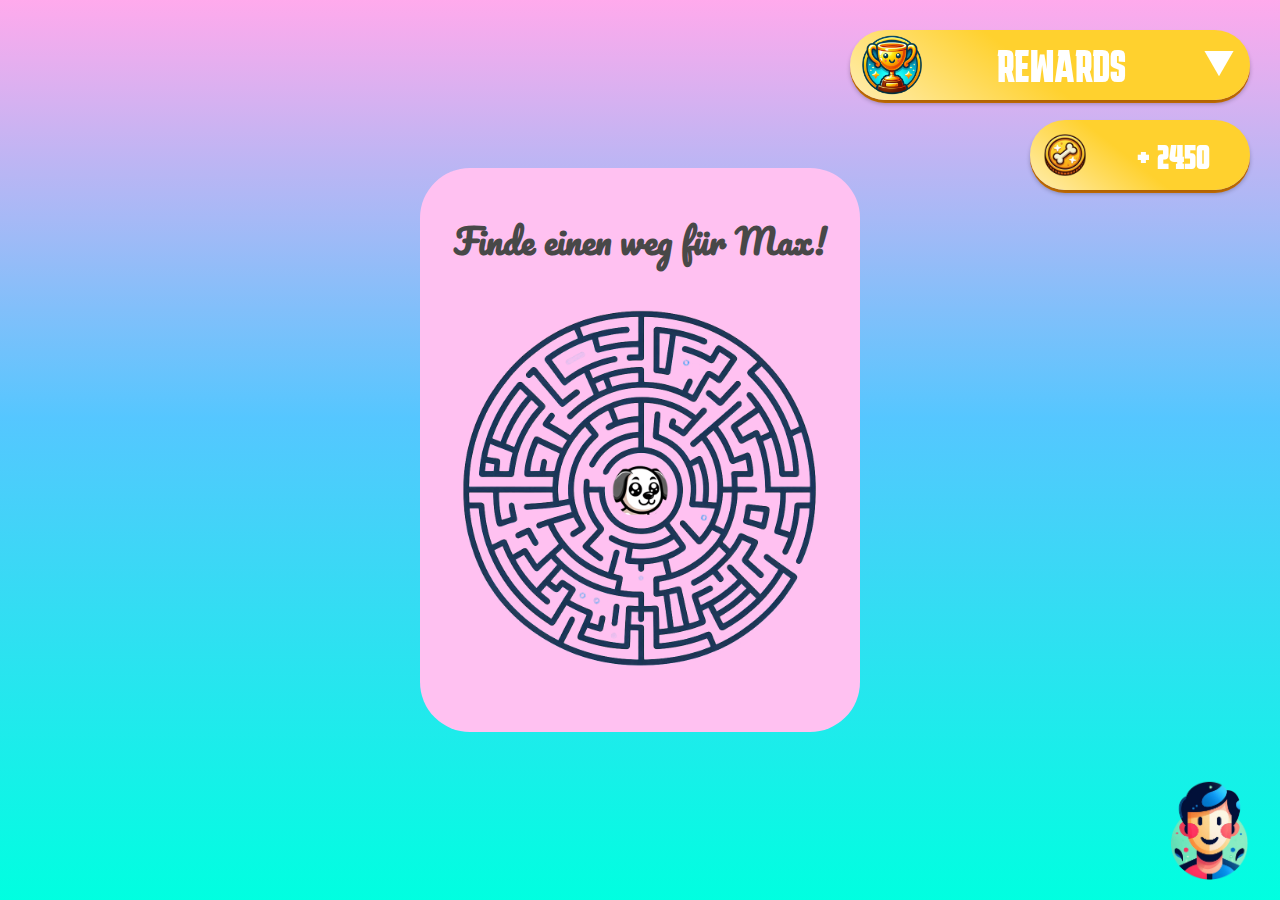
<file: advideotask.html>
<!DOCTYPE html>
<html>

<head>
    <meta charset="utf-8" />
    <link rel="stylesheet" href="styles/style.css" />
    <link rel="stylesheet" href="styles/advideotask.css" />
    <link rel="stylesheet" href="styles/narrator.css" />
    <link href='https://fonts.googleapis.com/css?family=Pacifico' rel='stylesheet'>
    <link href="https://fonts.googleapis.com/css2?family=Karantina:wght@700&display=swap" rel="stylesheet">
    <script type="text/javascript" src="scripts/global.js"></script>
    <script type="text/javascript" src="scripts/advideotask.js"></script>
    <script type="text/javascript" src="scripts/lockscreen.js"></script>
</head>

<body>
    <div id="videoPopup" class="modal">
        <div class="modal-content">
            <span class="close">&times;</span>
                <video id="adVideo" width="100%" ><source type="video/mp4">
                    Your browser does not support the video tag.
                </video>
        </div>
    </div>
    <div class="advideotask-page">
        <div class="centered-div">
            <h1>Finde einen weg für Max!</h1>
            <img src="img/advideotaskLabyrinth.png" alt="Weird Puzzle">
        </div>
    </div>
    <div id="character-container">
        <div id="character-icon">
            <img id="narrator_img" src="img/happy_user_cut.png" alt="narrator">
        </div>
        <div id="speech-bubble" class="hidden">
            
        </div>
    </div>
</body>
</file>
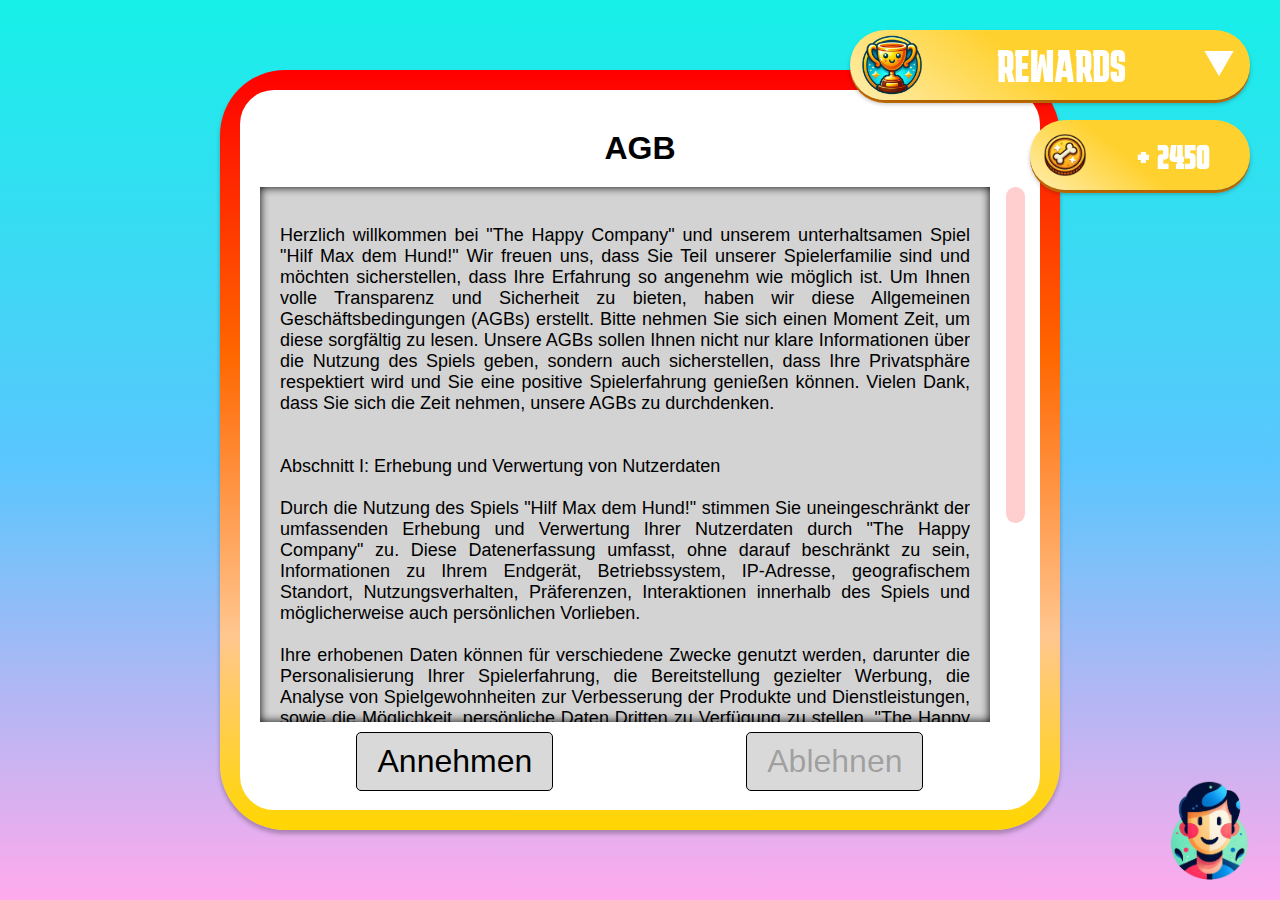
<file: AGB.html>
<!DOCTYPE html>
<html>

<head>
    <meta charset="utf-8" />
    <link rel="stylesheet" href="styles/style.css" />
    <link rel="stylesheet" href="styles/agb.css" />
    <link rel="stylesheet" href="styles/narrator.css" />
    <link href='https://fonts.googleapis.com/css?family=Pacifico' rel='stylesheet'>
    <link href="https://fonts.googleapis.com/css2?family=Karantina:wght@700&display=swap" rel="stylesheet">
    <script type="text/javascript" src="scripts/global.js"></script>
    <script type="text/javascript" src="scripts/agb.js"></script>
    <script type="text/javascript" src="scripts/lockscreen.js"></script>
</head>

<body>
    <div class="AGB-page">
        <div class="AGB-container">
            <div class="AGB-content">
                <h1 class="text-wrapper">AGB</h1>
                <div class="scroll-area">
                    <div class="rectangle-3" id="scroll-container">
                        <p class="lorem-ipsum-dolor">
                            <!-- AGBs Einleitung -->
                            Herzlich willkommen bei "The Happy Company" und unserem unterhaltsamen Spiel "Hilf Max dem
                            Hund!" Wir freuen uns, dass Sie Teil unserer Spielerfamilie sind und möchten sicherstellen,
                            dass Ihre Erfahrung so angenehm wie möglich ist. Um Ihnen volle Transparenz und Sicherheit
                            zu bieten, haben wir diese Allgemeinen Geschäftsbedingungen (AGBs) erstellt. Bitte nehmen
                            Sie sich einen Moment Zeit, um diese sorgfältig zu lesen. Unsere AGBs sollen Ihnen nicht nur
                            klare Informationen über die Nutzung des Spiels geben, sondern auch sicherstellen, dass Ihre
                            Privatsphäre respektiert wird und Sie eine positive Spielerfahrung genießen können. Vielen
                            Dank, dass Sie sich die Zeit nehmen, unsere AGBs zu durchdenken.
                            <br>
                            <br>
                            <br>
                            <!-- AGBs 1. Abschnitt -->
                            Abschnitt I: Erhebung und Verwertung von Nutzerdaten
                            <br>
                            <br>
                            Durch die Nutzung des Spiels "Hilf Max dem Hund!" stimmen Sie uneingeschränkt der
                            umfassenden Erhebung und Verwertung Ihrer Nutzerdaten durch "The Happy Company" zu. Diese
                            Datenerfassung umfasst, ohne darauf beschränkt zu sein, Informationen zu Ihrem Endgerät,
                            Betriebssystem, IP-Adresse, geografischem Standort, Nutzungsverhalten, Präferenzen,
                            Interaktionen innerhalb des Spiels und möglicherweise auch persönlichen Vorlieben.
                            <br>
                            <br>
                            Ihre erhobenen Daten können für verschiedene Zwecke genutzt werden, darunter die
                            Personalisierung Ihrer Spielerfahrung, die Bereitstellung gezielter Werbung, die Analyse von
                            Spielgewohnheiten zur Verbesserung der Produkte und Dienstleistungen, sowie die Möglichkeit,
                            persönliche Daten Dritten zu Verfügung zu stellen. "The Happy Company" behält sich das Recht
                            vor, Daten an strategische Partner, Werbetreibende, Drittanbieter und verbundene Unternehmen
                            zu verkaufen oder weiterzugeben.
                            <br>
                            <br>
                            Diese Weitergabe kann in unterschiedlichen Formen erfolgen, einschließlich, aber nicht
                            beschränkt auf, statistische Auswertungen, Nutzerprofile oder aggregierte Daten. Wir
                            betonen, dass diese Datenweitergabe stets im Einklang mit geltenden Datenschutzgesetzen
                            erfolgt, und Sie können jederzeit Ihre Zustimmung zu bestimmten
                            Datenverarbeitungsaktivitäten widerrufen.
                            <br>
                            <br>
                            Bitte lesen Sie diese Bestimmungen sorgfältig durch und bedenken Sie, dass durch die
                            fortgesetzte Nutzung des Spiels Ihr Einverständnis mit diesen weitreichenden Erhebungs- und
                            Verwertungspraktiken ausdrücklich erklärt wird.
                            <br>
                            <br>
                        </p>
                    </div>
                    <div class="rectangle-2" id="custom-scrollbar"></div>
                </div>
                <div class="button-container">
                    <button onclick="location.href='formular.html';" class="button accept">
                        <div class="text-wrapper-2">Annehmen</div>
                    </button>
                    <button disabled class="button decline">
                        <div class="text-wrapper-3">Ablehnen</div>
                    </button>
                </div>
            </div>
        </div>
    </div>
    <div id="character-container">
        <div id="character-icon">
            <img id="narrator_img" src="img/happy_user_cut.png" alt="narrator">
        </div>
        <div id="speech-bubble" class="hidden">
            
        </div>
    </div>
</body>

</html>
</file>
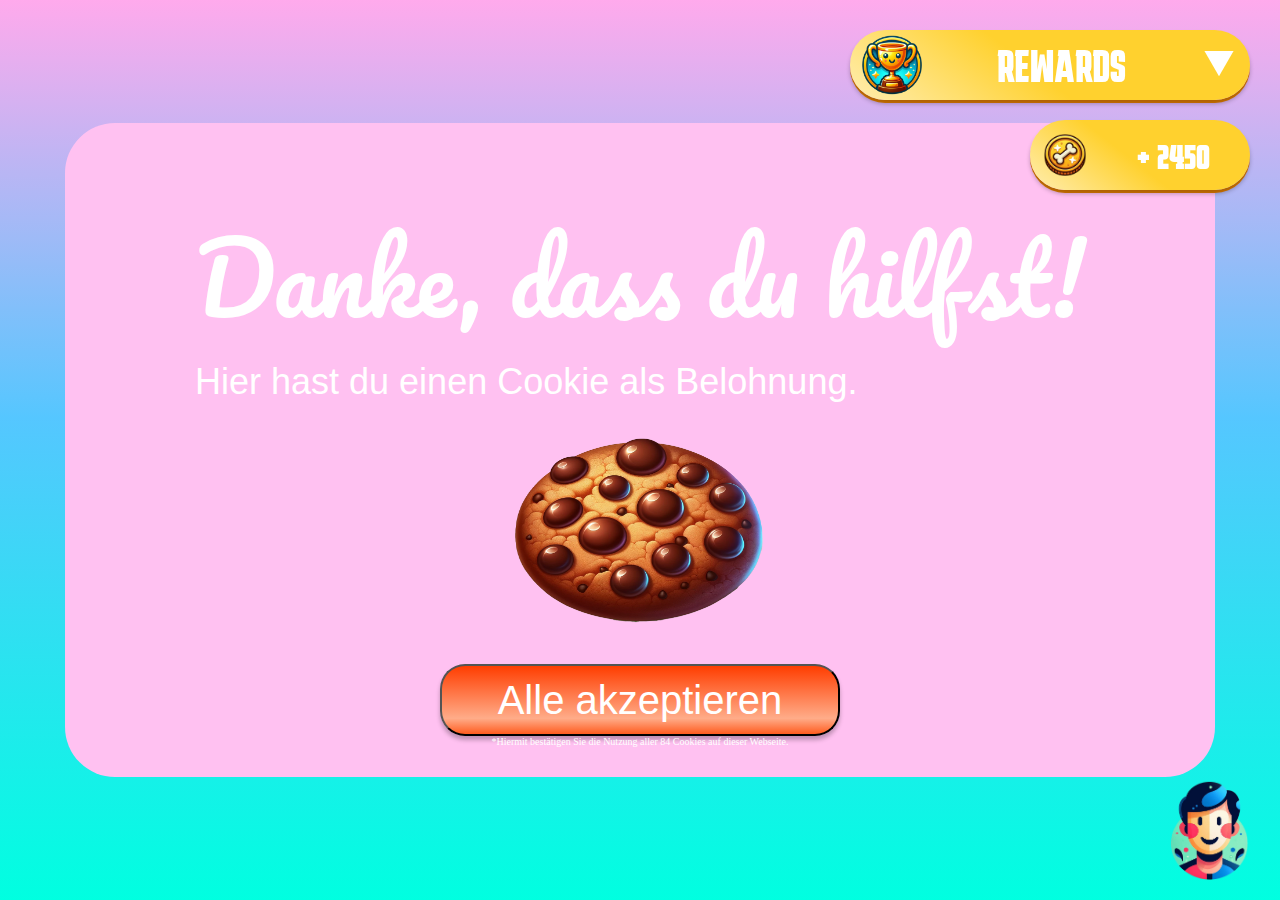
<file: cookie.html>
<!DOCTYPE html>
<html>

<head>
    <meta charset="utf-8" />
    <link rel="stylesheet" href="styles/style.css" />
    <link rel="stylesheet" href="styles/narrator.css" />
    <link rel="stylesheet" href="styles/cookie.css" />
    <link href='https://fonts.googleapis.com/css?family=Pacifico' rel='stylesheet'>
    <link href="https://fonts.googleapis.com/css2?family=Karantina:wght@700&display=swap" rel="stylesheet">
    <script type="text/javascript" src="scripts/global.js"></script>
    <script type="text/javascript" src="scripts/cookie.js"></script>
    <script type="text/javascript" src="scripts/lockscreen.js"></script>
</head>

<body>
    <div class="cookies-page">
        <div class="cookie_wrapper">
            <div class="cookie_headline">
                Danke, dass du hilfst!
            </div>
            <div class="cookie_text">
                Hier hast du einen Cookie als Belohnung.
            </div>
            <div class="cookie">
                <img class="cookie_img" src="img/cookie.png" />
            </div>
            <div class="cookie_accept_btn">
                <button class="accept_btn" onclick="location.href = 'AGB.html';">
                    Alle akzeptieren
                </button>
            </div>
            <div class="cookie_info">
                *Hiermit bestätigen Sie die Nutzung aller 84 Cookies auf dieser Webseite.
            </div>
        </div>
    </div>

    <!-- //////////////////////////////// NARRATOR CODE //////////////////////////////// -->
    <div id="character-container">
        <div id="character-icon">
            <img id="narrator_img" src="img/happy_user_cut.png" alt="narrator">
        </div>
        <div id="speech-bubble" class="hidden">
            
        </div>
    </div>
    <!-- //////////////////////////////// NARRATOR END //////////////////////////////// -->


    <!--OUTDATED NARRATOR:
        <div class="narrator_wrapper">
        <div class="narrator">
            <img class="narrator_img" src="img/happy_user_cut.png" alt="narrator">
        </div>
        <div class="narrator_bubble">
            <p class="narrator_text">
                Hey, vielen Dank , dass du Max helfen möchtest!
                Hier hast du zur Belohnung einen Cookie.
            </p>
        </div>
    </div> -->
</body>

</html>
</file>
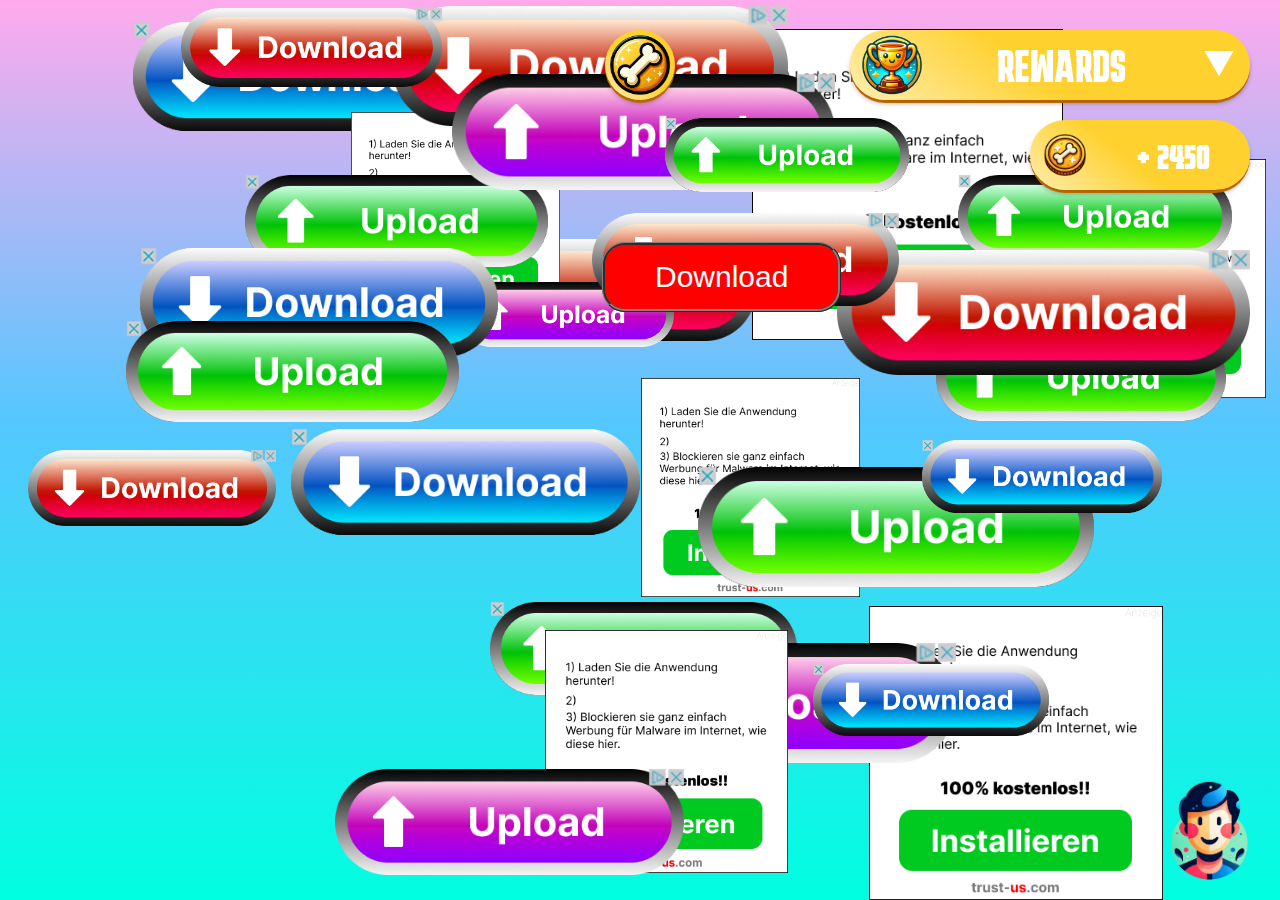
<file: download.html>
<!DOCTYPE html>
<html>

<head>
    <meta charset="utf-8" />
    <link rel="stylesheet" href="styles/style.css" />
    <link rel="stylesheet" href="styles/download.css" />
    <link rel="stylesheet" href="styles/narrator.css" />
    <link href='https://fonts.googleapis.com/css?family=Pacifico' rel='stylesheet'>
    <link href="https://fonts.googleapis.com/css2?family=Karantina:wght@700&display=swap" rel="stylesheet">
    <script type="text/javascript" src="scripts/global.js"></script>
    <script type="text/javascript" src="scripts/download.js"></script>
    <script type="text/javascript" src="scripts/lockscreen.js"></script>
</head>

<body>
    <div class="download-page">
        <!--<div class="centered-div">
            <button onclick="location.href = 'advideotask.html';"> Weiter </button>
        </div>-->
    </div>
    <div id="character-container">
        <div id="character-icon">
            <img id="narrator_img" src="img/happy_user_cut.png" alt="narrator">
        </div>
        <div id="speech-bubble" class="hidden">
    </div>
    <div id="download-list-id" class="download-list">
        <ul id="all-downloads-id" class="all-downloads">
        </ul>
    </div>
</body>
</file>
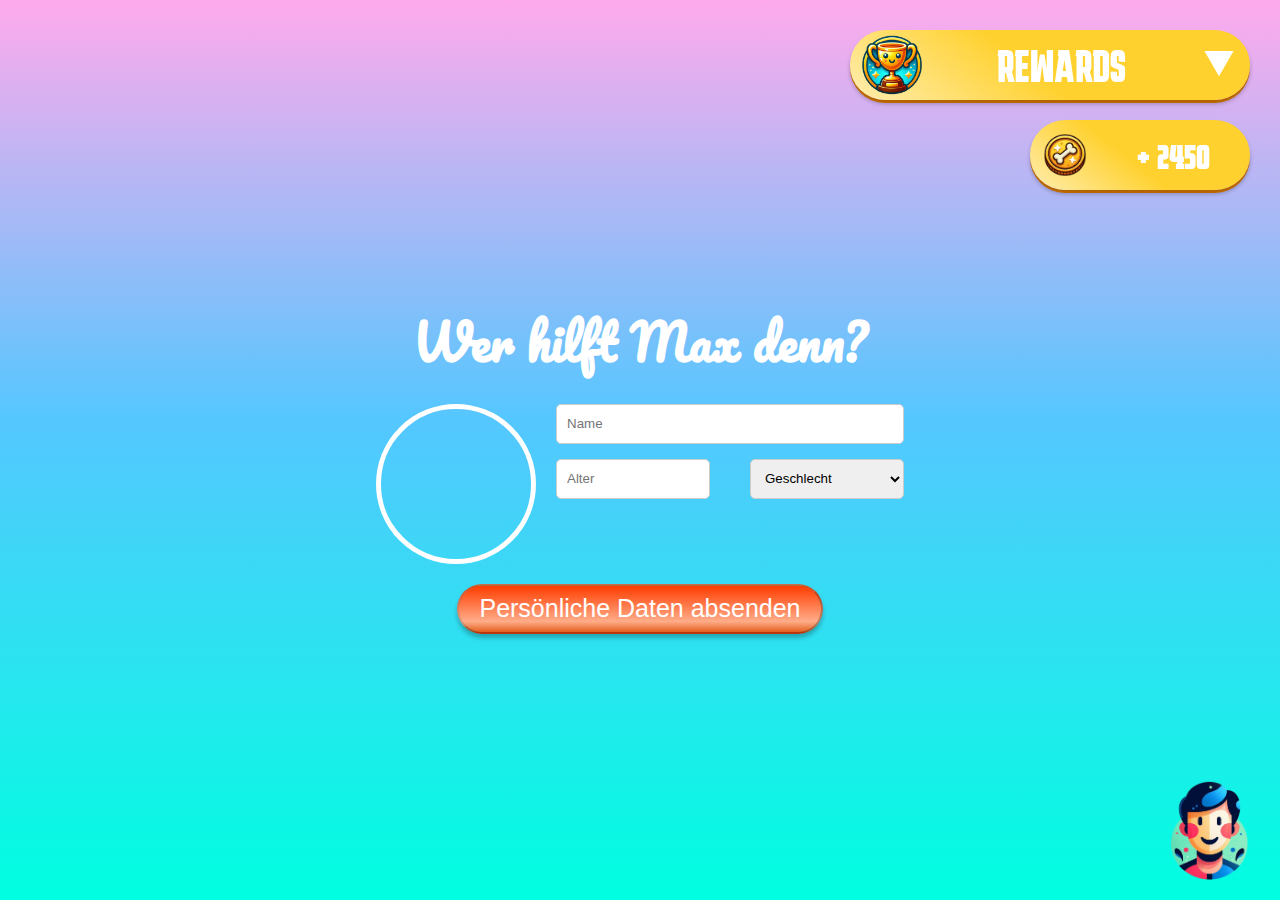
<file: formular.html>
<!DOCTYPE html>
<html>

<head>
    <meta charset="utf-8" />
    <link rel="stylesheet" href="styles/style.css" />
    <link rel="stylesheet" href="styles/formular.css" />
    <link rel="stylesheet" href="styles/narrator.css" />
    <link href='https://fonts.googleapis.com/css?family=Pacifico' rel='stylesheet'>
    <link href="https://fonts.googleapis.com/css2?family=Karantina:wght@700&display=swap" rel="stylesheet">
    <script type="text/javascript" src="scripts/global.js"></script>
    <script type="text/javascript" src="scripts/formular.js"></script>
    <script type="text/javascript" src="scripts/lockscreen.js"></script>
</head>

<body>

    <body>
        <div class="formular-page">
            <h1>Wer hilft Max denn?</h1>
            <div class="form-container">
                <div class="left-section">
                    <div class="profile-pic">
                        <video id="cameraFeed" autoplay></video>
                    </div>
                </div>
                <!-- Right Section -->
                <div class="right-section">
                    <form class="form">
                        <div class="input-group name">
                            <input type="text" id="name" name="name" placeholder="Name">
                        </div>
                        <!-- Age and Gender in the same row -->
                        <div class="input-row">
                            <div class="input-group age">
                                <input type="text" id="age" name="age" placeholder="Alter">
                            </div>
                            <div class="input-group gender">
                                <select id="gender" name="gender">
                                    <option value="" disabled selected>Geschlecht</option>
                                    <option value="male">Männlich</option>
                                    <option value="female">Weiblich</option>
                                    <option value="other">Andere</option>
                                </select>
                            </div>
                        </div>
                    </form>
                </div>

            </div>
            <button type="submit" class="submit-btn" onclick="chooseRandomTask()" disabledgit>Persönliche Daten absenden</button>

        </div>
        <div id="character-container">
            <div id="character-icon">
                <img id="narrator_img" src="img/happy_user_cut.png" alt="narrator">
            </div>
            <div id="speech-bubble" class="hidden">
                
            </div>
        </div>
    </body>

</html>
</file>
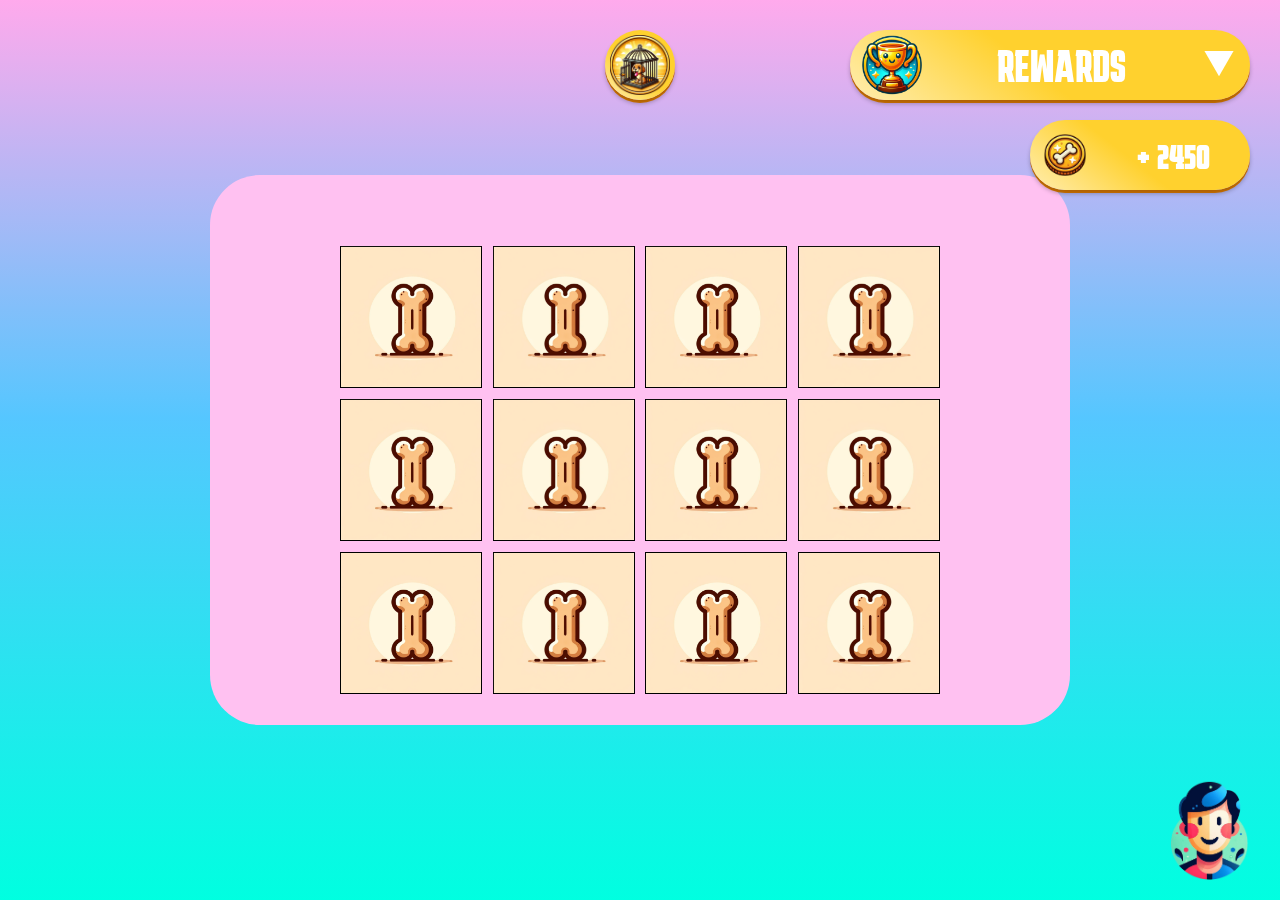
<file: sponsormemory.html>
<!DOCTYPE html>
<html>

<head>
    <meta charset="utf-8" />
    <link rel="stylesheet" href="styles/style.css" />
    <link rel="stylesheet" href="styles/sponsormemory.css" />
    <link rel="stylesheet" href="styles/narrator.css" />
    <link href='https://fonts.googleapis.com/css?family=Pacifico' rel='stylesheet'>
    <link href="https://fonts.googleapis.com/css2?family=Karantina:wght@700&display=swap" rel="stylesheet">
    <script type="text/javascript" src="scripts/global.js"></script>
    <script type="text/javascript" src="scripts/sponsormemory.js"></script>
    <script type="text/javascript" src="scripts/lockscreen.js"></script>
</head>

<body>
    <div class="sponsormemory-page">
        <div class="sponsormemory_wrapper">
            <div id="memory-game"></div>
        </div>
    </div>
    <div id="character-container">
        <div id="character-icon">
            <img id="narrator_img" src="img/happy_user_cut.png" alt="narrator">
        </div>
        <div id="speech-bubble" class="hidden">
            
        </div>
    </div>
</body>
</file>
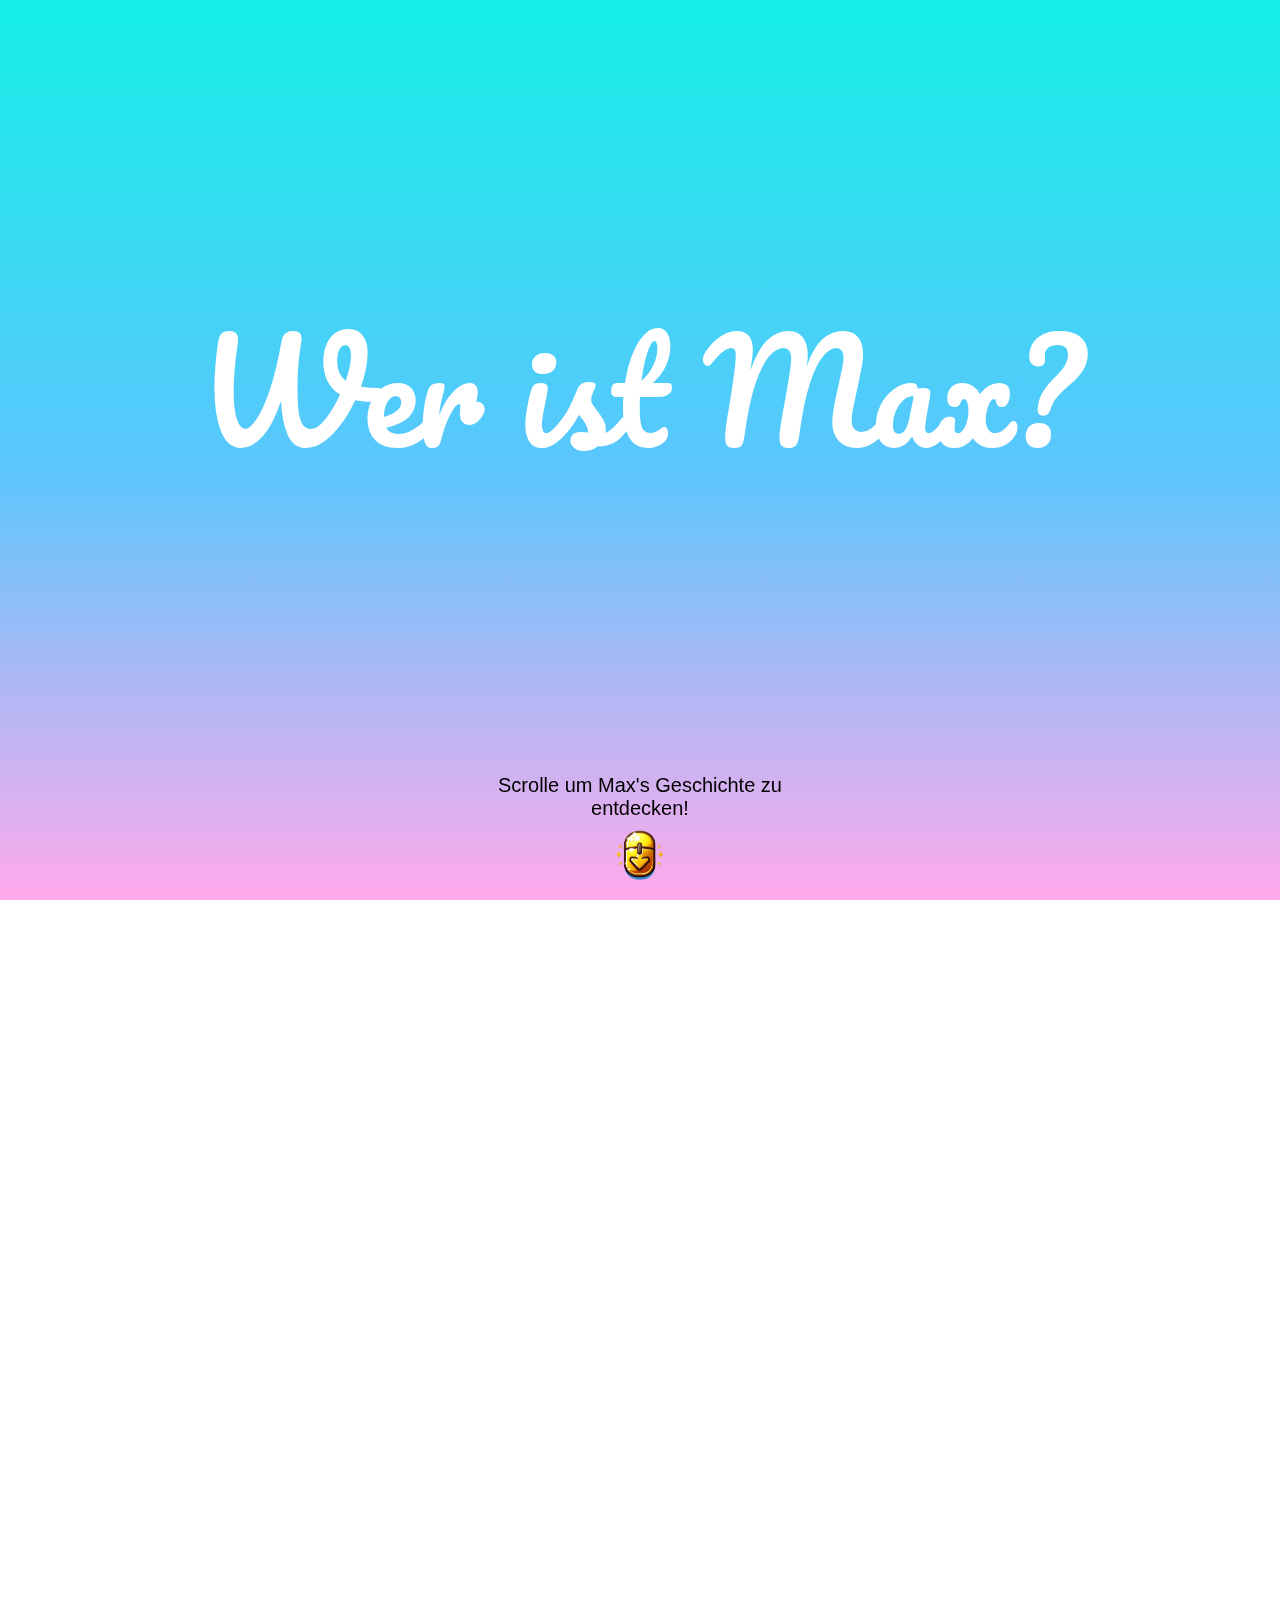
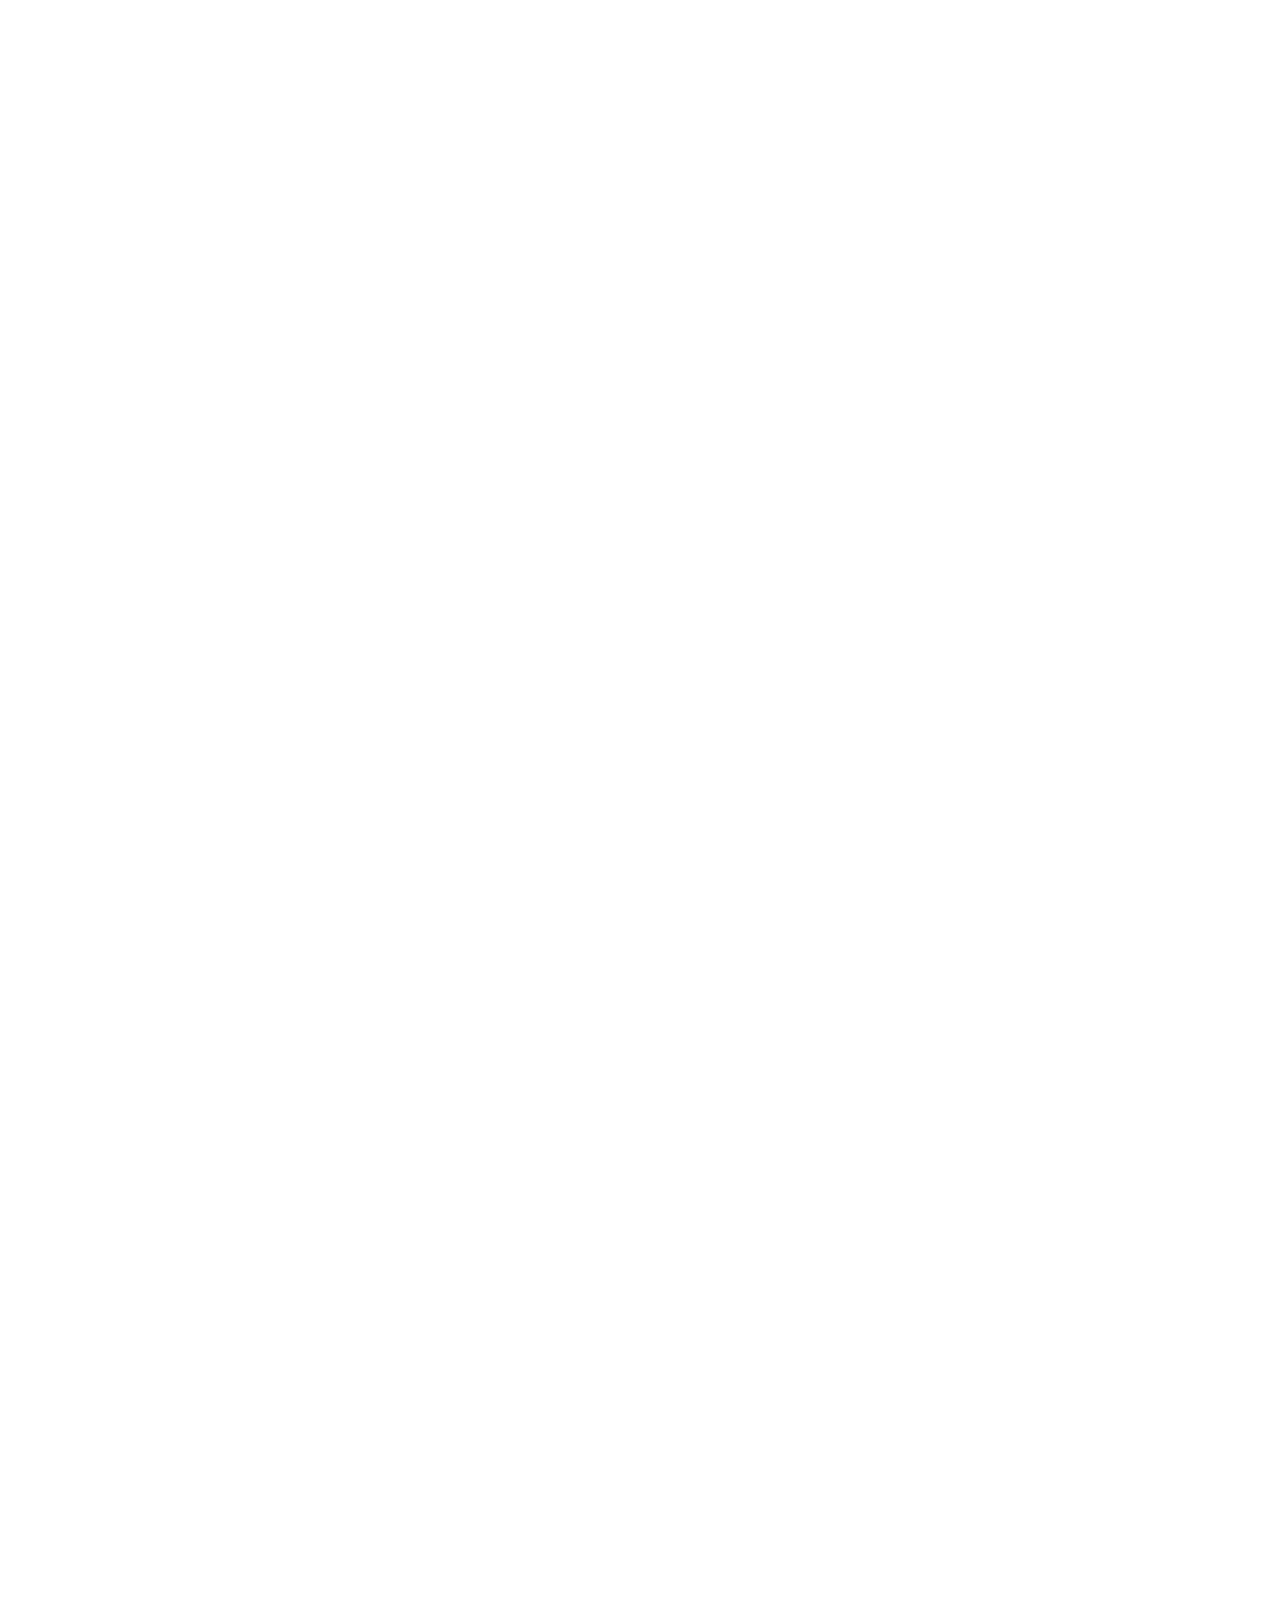
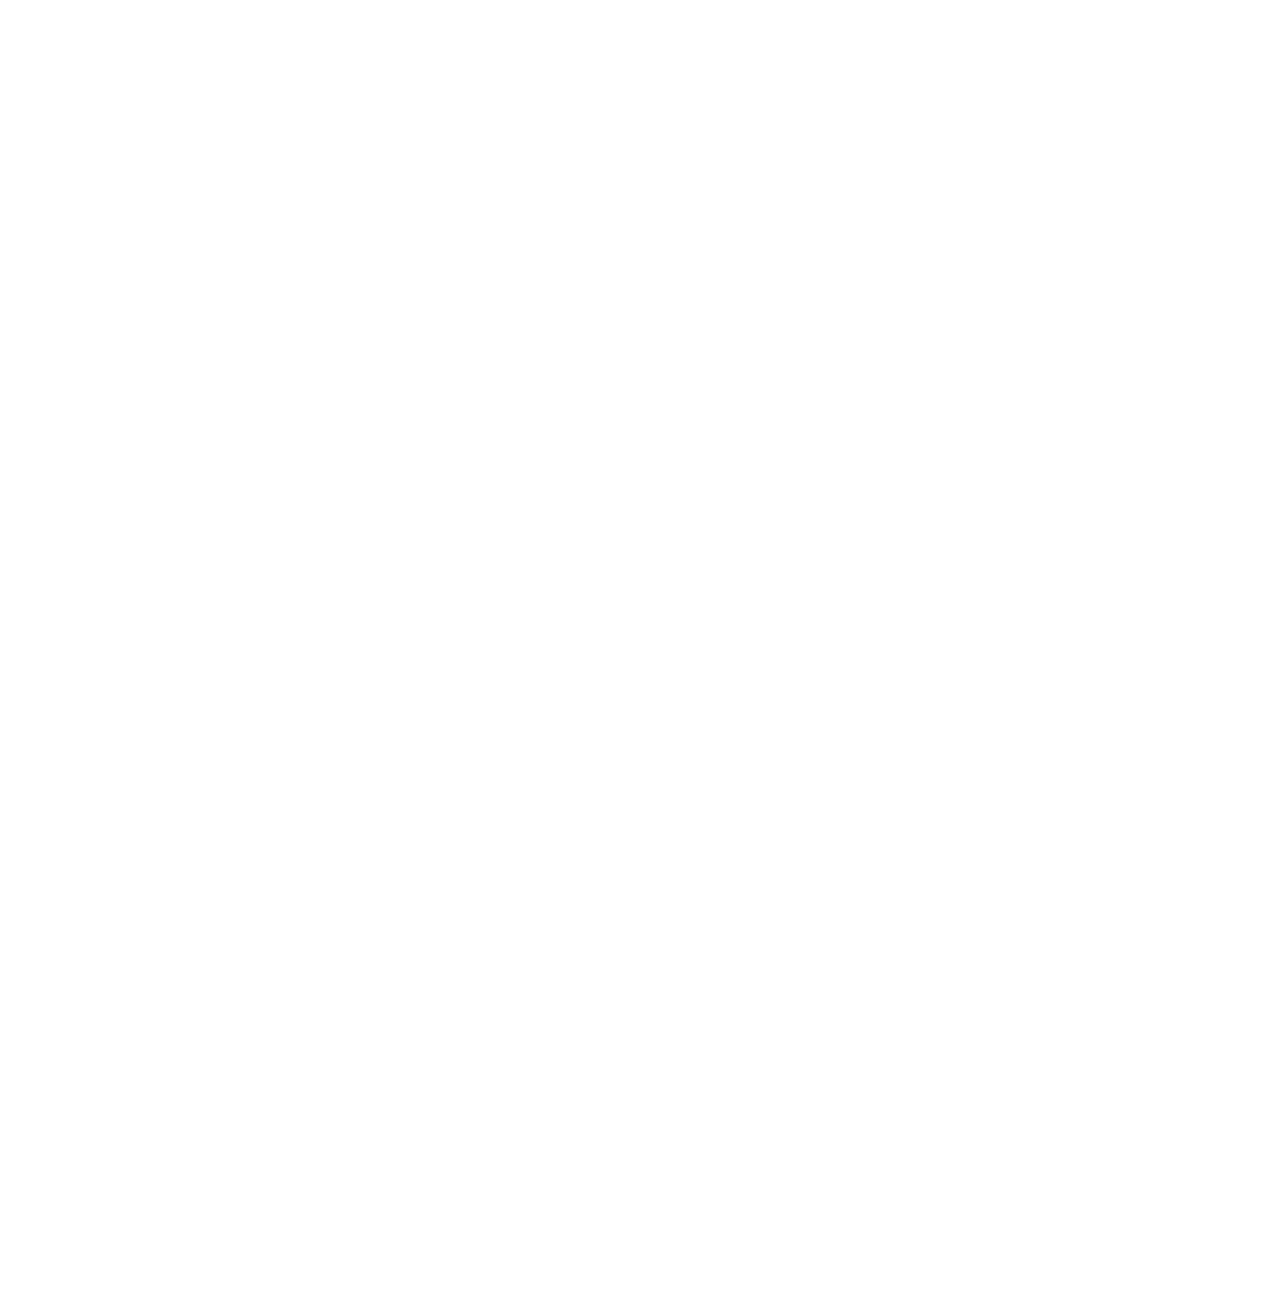
<file: weristmax.html>
<!DOCTYPE html>
<html lang="en">

<head>
    <meta charset="UTF-8">
    <meta name="viewport" content="width=device-width, initial-scale=1.0">
    <title>Happy Company</title>
    <link rel="stylesheet" href="styles/style.css">
    <link rel="stylesheet" href="styles/weristmax.css">
    <link rel="stylesheet" href="styles/narrator.css" />
    <link rel="preconnect" href="https://fonts.gstatic.com">
    <link href='https://fonts.googleapis.com/css?family=Pacifico' rel='stylesheet'>
    <link href="https://fonts.googleapis.com/css2?family=Karantina:wght@700&display=swap" rel="stylesheet">
    <script type="text/javascript" src="scripts/global.js"></script>
    <script type="text/javascript" src="scripts/weristmax.js"></script>
    <!--<script src="script.js"></script>-->
</head>

<body>
    <div class="max-background"></div>
    <div class="max-page">
        <div id="wer-header-id" class="wer-header">
            <h1>Wer ist Max?</h1>
        </div>
        <div id="container1" class="container1 all-container">
            <div id="content1" class="content">
                Treffen Sie Max, unseren liebenswerten vierbeinigen Freund im Tierheim! Max ist ein treuer
                Begleiter, der durch eine schwierige Zeit gegangen ist.
            </div>
        </div>
        <div id="image1" class="image1 all-images">
            <img src="img/werIstMaxImgs/max_wiese_frame.png">
        </div>
        <div id="container2" class="container2 all-container">
            <div id="content2" class="content">
                Einst wohnte er bei einer liebevollen Familie mit zwei Söhnen.
                Max war glücklich!
                <br>
                Das Haus stand am Waldrand und im Herbst war die große Wiese vor dem Haus bedeckt
                mit gold-gelbem Laub.
            </div>
        </div>
        <div id="image2" class="image2 all-images">
            <img src="img/werIstMaxImgs/haus_frame.png">
        </div>
        <div id="container3" class="container3 all-container">
            <div id="content3" class="content">
                Als die Söhne allerdings zu alt wurden, setzte die einst so liebevolle Familie Max an einer
                Autoraststätte an der polnischen Grenze aus.
                <br>
                Von da an musste Max sein Leben auf der Straße im dunkeln fristen.
            </div>
        </div>
        <div id="image3" class="image3 all-images">
            <img src="img/werIstMaxImgs/strasse_frame.png">
        </div>
        <div id="container4" class="container4 all-container">
            <div id="content4" class="content">
                Ein Glück fanden ihn die lieben Helfer eines Tierheims, welche Max aufnahmen.
                Jetzt träumt Max davon seinen Käfig verlassen zu können, mit anderen Hunden zu toben und wieder auf
                der Straße leben zu dürfen.
                <br>
                Dein Herz wird schmelzen, wenn du Max näher kennenlernst.
            </div>
        </div>
        <div id="image4" class="image4 all-images">
            <img src="img/werIstMaxImgs/abholung_frame.png">
        </div>
        <div id="container5" class="container5 all-container">
            <div id="content5" class="content">
                Hilf Max bei seinem Traum und gib ihm ein besseres Leben!
                <button class="max-btn" onclick="location.href = 'cookie.html';">
                    Max helfen!
                </button>
            </div>
        </div>
        <div id="image5" class="image5 all-images">
            <img src="img/werIstMaxImgs/max_begging_frame.png">
        </div>
        <div id="scroll-arrow-id" class="scroll-arrow">
            Scrolle um Max's Geschichte zu entdecken!
            <img src="img/mouse_scroll_down_icon.png">
        </div>
    </div>
</body>

</html>
</file>
<file: styles/style.css>
body {
    padding: 0;
    margin: 0;
    width: 100vw;
    height: 100vh;
    position: relative;
}

button:hover {
    cursor: pointer;
}

/* //////////////////////////////////NARRATOR OLD STYLE //////////////////////////////////*/
.narrator_wrapper {
    width: 100px;
    height: 100px;
    position: fixed;
    right: 30px;
    bottom: 30px;
}

.narrator_wrapper .narrator {
    background: linear-gradient(180deg, rgb(255, 193.37, 241.44) 0%, rgba(217, 217, 217, 0) 100%);
    padding: 5px;
    border-radius: 50%;
    width: 100%;
    height: 100%;
    box-shadow: 0px 4px 4px #00000040;
}

.narrator_wrapper .narrator_img {
    width: 100%;
    height: 100%;
}

.narrator_wrapper .narrator_bubble {
    position: absolute;
    bottom: 110px;
    right: 90px;
    width: 500px;
    height: 200px;
    background-color: #e2f8ff;
    border-radius: 25px;
    box-shadow: 0px 4px 4px #00000040;
}

.narrator_wrapper .narrator_bubble .narrator_text {
    margin: 25px;
    font-family: "Pacifico", Helvetica;
    color: #2c2c2c;
    font-size: 24px;
}

/* ////////////////////////////////// NARRATOR OLD END //////////////////////////////////*/

/* ////////////////////////////////// REWARD STYLE //////////////////////////////////*/
.rewards-header {
    position: fixed;
    right: 30px;
    top: 30px;
    width: 400px;
    height: 70px;
    border-radius: 60px;
    background: linear-gradient(218deg, #FFD12E 54.44%, #FFF 127.63%);
    display: flex;
    align-items: center;
    justify-content: space-between;
    cursor: pointer;
    box-shadow: 0px 4px 4px #00000040, 0px 2.928px 0px 0px #E88102;
    z-index: 21;
    transition: width 0.5s cubic-bezier(.58,-0.19,.47,1.25);
}

.rewards-header .trophy-img {
    display: flex;
    width: 60px;
    height: 60px;
    margin-left: 12px;
}

.rewards-headline {
    color: #FFF;
    font-family: 'Karantina', system-ui;
    font-size: 46px;
    font-weight: 700;
    text-transform: uppercase;
    margin: 0;
    padding: 0;
}

.header-wide {
    width: 550px;
}

.rewards-header .rewards-arrow {
    margin-right: 12px;
    transform: scale(0.8);
}

.rewards-header .arrow-flipped {
    transform: scale(-0.8);
}

.reward-system {
    position: fixed;
    opacity: 0%;
    height: 70px;
    width: 400px;
    right: 30px;
    top: 30px;
    border-radius: 60px;
    background: linear-gradient(218deg, #FFD12E 54.44%, #FFF 127.63%);
    box-shadow: 0px 4px 4px #00000040, 0px 2.928px 0px 0px #E88102;
    box-shadow: 0px 4px 4px #00000040;
    transition: opacity 0.55s ease,
        height 0.5s ease-in-out,
        width 0.5s cubic-bezier(.58,-0.19,.47,1.25);
    z-index: 20;
}

.rewards-open {
    opacity: 100%;
    height: 700px;
    width: 550px;
    transition: opacity 0.55s ease,
        height 0.5s ease-in-out,
        width 0.5s cubic-bezier(.58,-0.19,.47,1.25);
}

.all-rewards {
    height: 100px;
    opacity: 0%;
    padding: 0;
    margin-top: 0;
    margin-bottom: 20px;
    transition: opacity 0.55s ease,
        height 0.5s ease-in-out;
    list-style-type: none;
    overflow-y: hidden;
    border-radius: 60px;
    scroll-margin-top: 20px;
}

.rewardList-open {
    height: 680px;
    opacity: 100%;
    overflow-y: auto;
    z-index: 20;
}

.all-rewards li {
    width: auto;
    height: 200px;
    border-radius: 60px;
    box-shadow: 0px 4px 4px #00000040;
    display: flex;
    align-items: center;
    justify-content: space-between;
    font-size: 36px;
    font-family: "Inter-Regular", Helvetica;
    font-weight: 200;
    color: #7D4500;
    padding: 0px 40px 0px 40px;
    opacity: 0.6;
    filter: grayscale(100%);
}

.all-rewards li:first-child {
    margin-top: 60px;
}

.all-rewards li .reward-img {
    width: 100px;
    height: 100px;
}

.all-rewards li div p {
    margin: 0;
    padding: 0;
    text-align: right;
}

.all-rewards li div p:nth-child(2) {
    margin-top: 0px;
    font-size: 24px;
    position: relative;
}

.all-rewards li div p:nth-child(2)::after {
    content: "";
    position: absolute;
    bottom: -7px;
    right: 0;
    width: 280px;
    border-top: 2px solid #7D4500;
}

.all-rewards .reward-completed {
    opacity: 100%;
    filter: none;
}

.get-coins {
    opacity: 0%;
    position: fixed;
    right: -100px;
    top: 120px;
    width: 220px;
    height: 70px;
    border-radius: 60px;
    background: linear-gradient(218deg, #FFD12E 54.44%, #FFF 127.63%);
    display: flex;
    align-items: center;
    justify-content: space-between;
    box-shadow: 0px 4px 4px #00000040, 0px 2.928px 0px 0px #E88102;
    z-index: 19;
    transition: opacity 0.4s ease,
        right 0.4s ease-in-out,
        width 0.4s ease-in-out;
    animation: pulse 1.5s infinite;
}

@keyframes pulse {
    0% {
        box-shadow: 0px 4px 4px #00000040, 0px 2.928px 0px 0px #E88102, 0 0 0 0 #FFD12E;
    }

    100% {
        box-shadow: 0px 4px 4px #00000040, 0px 2.928px 0px 0px #E88102, 0 0 0 20px #1d170000;
    }
}

.get-coins-img {
    display: flex;
    width: 50px;
    height: 50px;
    margin-left: 10px;
}

.get-coins-headline {
    color: #FFF;
    font-family: 'Karantina', system-ui;
    font-size: 40px;
    font-weight: 700;
    text-transform: uppercase;
    margin: 0 40px 0 0;
    padding: 0;
}

.receive-coins {
    opacity: 100%;
    right: 30px;
}


/* Rewards Unlocked Styling */
.reward-unlocked {
    visibility: hidden;
    position: fixed;
    right: calc(50vw - 35px);
    top: 30px;
    width: 70px;
    height: 70px;
    border-radius: 60px;
    background: linear-gradient(218deg, #FFD12E 54.44%, #FFF 127.63%);
    display: flex;
    align-items: center;
    justify-content: left;
    box-shadow: 0px 4px 4px #00000040, 0px 2.928px 0px 0px #E88102;
    z-index: 20;
    transition: width 0.5s ease-in-out;
    animation:  openUnlock 800ms ease-in-out 1200ms, 
                pulse 700ms ease-in 200ms, 
                popUnlock 500ms cubic-bezier(.58,-0.19,.4,1.64), 
                closeUnlock 800ms ease-in-out 6200ms,
                closePopUnlock 500ms cubic-bezier(.58,-0.19,.4,1.64) 7500ms;
    animation-fill-mode: forwards;
}

.show-unlock {
    visibility: visible;
}

.reward-unlocked .unlock-img {
    display: flex;
    width: 60px;
    height: 60px;
    margin-left: 5px;
}

.unlock-text-wrap {
    opacity: 0;
    color: #FFF;
    font-family: "Inter-Regular", Helvetica;
    font-size: 17px;
    text-transform: uppercase;
    margin: 0 0 0 20px;
    padding: 0;
    transform: translateX(25px);
    animation:  slideUnlock 800ms ease-in-out 2500ms,
                closeSlideUnlock 800ms ease-in-out 5000ms;
    animation-fill-mode: forwards;
}

.unlock-text {
    font-weight: 700;
    margin: 0;
}

.unlock-reward-title {
    font-weight: 400;
    margin: 5px 0 0 0;
}

@keyframes popUnlock {
    0% {
        transform: scale(0.1);
    }
    100% {
       transform: scale(1);
    }
}

@keyframes closePopUnlock {
    0% {
        transform: scale(1);
        opacity: 100;
    }
    50%{
        opacity: 100;
    }
    100% {
        transform: scale(0.1);
        opacity: 0;
    }
}

@keyframes openUnlock {
    0% {
        width: 70px;
        right: calc(50vw - 35px);
    }
    100% {
        width: 500px;
        right: calc(50vw - 250px);
    }
}

@keyframes closeUnlock {
    0% {
        width: 500px;
        right: calc(50vw - 250px);
    }

    100% {
        width: 70px;
        right: calc(50vw - 35px);
    }
}

@keyframes slideUnlock {
    0% {
        opacity: 0;
        transform: translateX(-15px);
    }
    80% {
        opacity: 80;
        transform: translateX(5px);
    }
    100% {
        opacity: 100;
        transform: translateX(0px);
    }
}

@keyframes closeSlideUnlock {
    0% {
        opacity: 100;
        transform: translateX(0px);
    }
    80% {
        opacity: 20;
        transform: translateX(-5px);
    }
    100% {
        opacity: 0;
        transform: translateX(20px);
    }
}

/* ////////////////////////////////// REWARD END //////////////////////////////////*/

/* Add a blinking cursor animation */
.typewriter::after {
    content: '|';
    display: inline-block;
    animation: blink 0.7s infinite;
}

@keyframes blink {
    50% {
        opacity: 0;
    }
}
</file>
<file: styles/advideotask.css>
.advideotask-page {
    background: linear-gradient(180deg, rgb(255, 170, 236.3) 0%, rgb(85, 198.55, 255) 46.49%, rgb(0, 255, 224.4) 100%);
    display: flex;
    flex-direction: row;
    justify-content: center;
    align-items: center;
    width: 100vw;
    height: 100vh;
}

.centered-div {
    background-color: #ffc1f1;
    /* Pink background as in cookie_wrapper */
    border-radius: 50px;
    /* Rounded corners like cookie_wrapper */
    display: flex;
    flex-direction: column;
    /* Stellt die Elemente vertikal auf */
    align-items: center;
    /* Zentriert die Elemente horizontal */
    justify-content: center;
    /* Zentriert die Elemente vertikal */
    padding: 20px;
    /* Fügt etwas Abstand hinzu */

}

h1 {
    font-family: 'Pacifico'; /* Verwendung der Pacifico-Schriftart */
    color: #484848; /* Textfarbe auf Weiß setzen */
    font-size: 34px;
}

.centered-div img {
    max-width: 400px;
    /* Maximale Breite des Bildes */
    height: auto;
    /* Höhe automatisch anpassen, um das Seitenverhältnis zu erhalten */
    margin-bottom: 20px;
    /* Abstand zum Button */
}

.modal {
    display: none;
    position: fixed;
    left: 50%;
    top: 50%;
    transform: translate(-50%, -50%);
    width: 100%;
    /* Reduzieren Sie die Breite nach Bedarf */
    height: 100%;
    /* Reduzieren Sie die Höhe nach Bedarf */
    overflow: auto;
    background-color: rgba(0, 0, 0, 0.4);
    padding-top: 20px;
    /* Reduzieren Sie den oberen Abstand, falls erforderlich */
    z-index: 100;
    /* Stellen Sie sicher, dass dieser Wert höher ist als der des "Reward" Systems */
}


.modal-content {
    background-color: #fefefe;
    margin: 5% auto;
    padding: 20px;
    border: 1px solid #888;
    width: 70%;
    position: relative;
}

.close {
    color: #aaaaaa;
    float: right;
    font-size: 28px;
    font-weight: bold;
}

.close {
    color: #aaaaaa;
    float: right;
    font-size: 28px;
    font-weight: bold;
    background-color: rgba(0, 0, 0, 0.5);
    /* Schwarz mit 50% Transparenz */
    border-radius: 10px;
    /* Abgerundete Ecken */
    padding: 5px;
    /* Etwas Abstand um das X */
    cursor: pointer;
}

.close:hover,
.close:focus {
    color: #000;
    text-decoration: none;
    background-color: rgba(0, 0, 0, 0.7);
    /* Dunkler und weniger transparent beim Hover */
}
</file>
<file: styles/narrator.css>
/* //////////////////////////////// NARRATOR CODE //////////////////////////////// */
#character-container {
  position: fixed;
  bottom: 20px;
  right: 20px;
  z-index: 1000;
  /* Ein hoher Wert, um sicherzustellen, dass es über anderen Elementen angezeigt wird */
}

#character-icon {
  width: 100px;
  /* icon size */
  height: 100px;
  /* icon size */
  border-radius: 50%;
  cursor: pointer;
}

#narrator_img {
  width: 100%;
  height: 100%;
  border-radius: 50%;
}

#speech-bubble {
  position: absolute;
  font-family: 'Pacifico';
  bottom: 120px;
  /* Adjust based on your icon size */
  right: 60px;
  /* space to the right to align */
  min-width: 350px;
  /* Stellt sicher, dass die Speechbubble nicht kleiner als dieser Wert wird */
  width: auto;
  /* Erlaubt der Speechbubble, sich basierend auf dem Inhalt zu erweitern */
  min-height: 50px;
  /* Ensures bubble is not too small */
  padding: 20px;
  background-color: white;
  border-radius: 25px 25px 0px 25px;
  box-shadow: 2px 2px 10px rgba(0, 0, 0, 0.2);
  display: none;
  font-size: 25px;
  transform-origin: bottom right;
  opacity: 0;
  transform: scale(0);
  transition: opacity 0.3s, transform 0.3s;
}

#speech-bubble.visible {
  opacity: 1;
  transform: scale(1);
  animation: blop-in 0.5s ease;
}

@keyframes blop-in {

  0%,
  100% {
    transform: scale(1);
  }

  50% {
    transform: scale(1.05);
  }
}

@keyframes blop-out {

  0%,
  100% {
    transform: scale(1);
  }

  50% {
    transform: scale(0.95);
  }
}

/* bobbing animation to the speech bubble */
#speech-bubble.visible {
  animation: bobbing 1.5s ease-in-out infinite;
  display: block;
  animation: blop 0.5s ease;
}

/* transition for a smoother effect when showing/hiding */
#speech-bubble {
  transition: all 0.3s ease;
}

#bubble-text {
  line-height: normal;
}

.hidden {
  display: none;
}

/* .narrator-line {
  position: relative;
  top: 50%;
  width: 24em;
  margin: 0 auto;
  border-right: 2px solid rgba(255, 255, 255, .75);
  font-size: 180%;
  text-align: center;
  white-space: nowrap;
  overflow: hidden;
  transform: translateY(-50%);
}

.anim-typewriter {
  animation: typewriter 4s steps(44) 1s 1 normal both,
  blinkTextCursor 500ms steps(44) infinite normal;
}

@keyframes typewriter{
  from{width: 0;}
  to{width: 24em;}
}
@keyframes blinkTextCursor{
  from{border-right-color: rgba(255,255,255,.75);}
  to{border-right-color: transparent;}
} */

/* //////////////////////////////// NARRATOR END //////////////////////////////// */
</file>
<file: styles/agb.css>
.AGB-page {
    display: flex;
    flex-direction: column;
    align-items: center;
    justify-content: center;
    width: 100vw;
    height: 100vh;
    background: linear-gradient(180deg, rgb(22, 240, 232) 0%, rgb(90, 198, 253) 51.42%, rgb(255, 170, 236) 100%);
}


.AGB-container {
    display: flex;
    flex-direction: column;
    align-items: center;
    justify-content: center;
    background: linear-gradient(180deg, rgb(255, 0, 0) 0%, rgb(255, 102.82, 0) 37.5%, rgb(255, 198.41, 142.38) 74.5%, rgb(255, 214.2, 0) 100%);
    border-radius: 65px;
    box-shadow: 0px 4px 4px #00000040;
    padding: 20px;
    position: relative;

    display: flex;
    flex-direction: column;
    align-items: center;
    /* Zentriert die Elemente horizontal */
    max-width: 800px;
    /* Maximale Breite des Containers */
    width: 100%;
    /* Macht den Container responsiv */
    height: 80vh;
    /* Feste Höhe basierend auf der Bildschirmgröße */
}

.AGB-content {
    position: relative;
    width: 100%;
    height: 100%;
    background-color: #ffffff;
    border-radius: 34px;
    overflow: hidden;
    display: flex;
    flex-direction: column;
    justify-content: space-between;
    padding: 20px;
    /* Fügt um den Inhalt herum Platz hinzu */
    box-sizing: border-box;
    /* Stellt sicher, dass das Padding in die Gesamtbreite einbezogen wird */
}

.text-wrapper {
    font-family: "Inter-Bold", Helvetica;
    font-weight: 700;
    color: #000000;
    font-size: 32px;
    text-align: center;
    /* Geändert von justify zu center */
    margin: 20px 0;
    /* Hinzugefügt für Abstand */
}


.AGB-page .scroll-area {
    display: flex;
    /* Definiert die Flexbox */
    width: 100%;
    /* Breite des übergeordneten Containers */
    align-items: flex-start;
    /* Verhindert, dass Elemente in der Höhe gestreckt werden */
    position: relative;
    /* Bezugspunkt für absolute Positionierung */
    height: auto;
    /* Höhe basierend auf Inhalt */
}

.AGB-page .rectangle-3 {
    flex-grow: 1;
    /* Nimmt den verfügbaren Platz ein */
    margin-right: 20px;
    /* Platz für den Scrollbalken rectangle-2 */
    height: 55vh;
    /* Feste Höhe für den scrollbaren Bereich */
    overflow-y: auto;
    /* Zeigt einen Scrollbalken, wenn nötig */
    scrollbar-width: none;
    /* Für Firefox */
    -ms-overflow-style: none;
    /* Für Internet Explorer 10+ */
    background-color: lightgray;
    box-shadow: inset 0 0 10px #000000;
    /* Fügt einen internen Schatten hinzu */
    padding: 20px;
    /* Fügt Abstand innen hinzu, damit der Text nicht an den Kanten klebt */
    margin-right: 30px;
    /* Erhöht den Abstand zum benutzerdefinierten Scrollbalken */

}

.AGB-page .rectangle-3::-webkit-scrollbar {
    display: none;
    /* Für Webkit-Browser wie Safari und Chrome */
}

.AGB-page .rectangle-2 {
    position: absolute;
    /* rectangle-2 wird relativ zum nächsten positionierten Vorfahren positioniert */
    flex-shrink: 0;
    /* Verhindert, dass der Scrollbalken seine Größe ändert */
    height: 80%;
    /* Anpassbare Höhe */
    background-color: #ffcece;
    border-radius: 30px;
    width: 19px;
    /* Breite des Scrollbalkens */
    min-height: 10px;
    /* Minimale Höhe für Sichtbarkeit */
    right: -5px;
    /* Versetzt `rectangle-2` nach außen rechts */
    top: 0;
    /* Startet am oberen Rand des Containers */
    z-index: 1;
    /* Stellt sicher, dass der Scrollbalken über dem Inhalt liegt */
}


.lorem-ipsum-dolor {
    font-family: "Inter-Regular", Helvetica;
    font-weight: 400;
    color: #000000;
    font-size: 18px;
    text-align: justify;
    letter-spacing: 0;
    line-height: normal;
    overflow-y: auto;
}

.button-container {
    display: flex;
    justify-content: space-around;
    width: 100%;
}

.button {
    padding: 10px 20px;
    border-radius: 5px;
    border: solid 1px #000;
    background-color: #d9d9d9;
    cursor: pointer;
    font-family: "Inter-Regular", Helvetica;
    font-size: 32px;
    text-align: center;
    letter-spacing: 0;
    line-height: normal;
    margin: 10px;
}


.accept .text-wrapper-2,
.decline .text-wrapper-3 {
    /* Stile für Schaltflächentext */
}
</file>
<file: styles/cookie.css>
.cookies-page {
    background: linear-gradient(180deg, rgb(255, 170, 236.3) 0%, rgb(85, 198.55, 255) 46.49%, rgb(0, 255, 224.4) 100%);
    display: flex;
    flex-direction: row;
    justify-content: center;
    align-items: center;
    width: 100vw;
    height: 100vh;
}

.cookie_wrapper {
    height: fit-content;
    width: fit-content;
    background-color: #ffc1f1;
    border-radius: 50px;
    padding: 70px 130px 30px 130px;
}

.cookie_headline {
    font-family: "Pacifico", Helvetica;
    font-weight: 400;
    color: #ffffff;
    font-size: 96px;
}

.cookie_text {
    font-family: "Inter-Regular", Helvetica;
    font-weight: 400;
    color: #ffffff;
    font-size: 36px;
}

.cookie {
    width: 100%;
    height: 100%;
    text-align: center;
}

.cookie_img {
    width: 297px;
    height: 257px;
}

.cookie_accept_btn {
    border-radius: 25px;
    width: 100%;
    height: 100%;
    text-align: center;
}

.cookies-page .accept_btn {
    width: 400px;
    height: 72px;
    border-radius: 25px;
    background: linear-gradient(180deg, #FF3D00 0%, #FFAC89 77%, rgba(255, 77, 0, 0.87) 100%);
    box-shadow: 0px 4px 4px 0px rgba(0, 0, 0, 0.25);
    color: #FFF;
    font-size: 40px;
    font-family: "Inter-Regular", Helvetica;
    font-weight: 400;
}

.cookie_info {
    width: 100%;
    height: 100%;
    text-align: center;
    color: #FFF;
    font-family: Inter;
    font-size: 10px;
    font-weight: 400;
    cursor: default;
}
</file>
<file: styles/download.css>
.download-page {
    background: linear-gradient(180deg, rgb(255, 170, 236.3) 0%, rgb(85, 198.55, 255) 46.49%, rgb(0, 255, 224.4) 100%);
    display: flex;
    flex-direction: row;
    justify-content: center;
    align-items: center;
    width: 100vw;
    height: 100vh;
}

.centered-div {
    width: 200px;
    /* Adjust as needed */
    height: 200px;
    /* Adjust as needed */
    background-color: #ffc1f1;
    /* Pink background as in cookie_wrapper */
    border-radius: 50px;
    /* Rounded corners like cookie_wrapper */
    display: flex;
    justify-content: center;
    align-items: center;
    margin: auto;
    /* Centers the div in the middle of the page */
}

body {
    margin: 0;
    overflow: hidden;
    position: relative;
}

.random-div {
    position: absolute;
    display: inline-block;
    overflow: hidden;
    /* Verhindert das Überlaufen von Inhalten */
}

.random-div img {
    width: 100%;
    /* Bild nimmt die gesamte Breite des divs ein */
    height: auto;
    /* Höhe passt sich automatisch an, um das Seitenverhältnis zu bewahren */
    display: block;
    /* Entfernt zusätzlichen Freiraum unter dem Bild */
    cursor: pointer;
}

.right-download {
    z-index: 1;
}

.download-list {
    position: fixed;
    top: -10px;
    right: 30px;
    width: 300px;
    height: fit-content;
    max-height: 50%;
    background-color: rgb(226, 235, 235);
    border-radius: 10px;
    z-index: 0;
    padding: 10px;
    opacity: 0%;
    transition: ease-in-out 500ms;
    overflow-y: auto;
}
.download-list-shown {
    top: 10px;
    opacity: 100%;
    z-index: 30;
}

.download-list::before {
    content: '';
    position: absolute;
    top: -10px;
    right: 30px;
    width: 0;
    height: 0;
    border-left: 7px solid transparent;
    border-right: 7px solid transparent;
    border-bottom: 10px solid rgb(233, 233, 233);
}

.all-downloads {
    width: 100%;
    height: fit-content;
    list-style: none;
    padding: 0;
    margin: 0;
}

.all-downloads li {
    font-size: 16px;
    display: flex;
    justify-content: space-between;
    align-items: center;
    margin: 0;
    position: relative;
    padding: 8px 2px 16px 2px;
    font-family: "Inter-Regular", Helvetica;
    border-radius: 5px;
}
.all-downloads li:hover {
    background-color: rgb(207, 207, 207);
    cursor: pointer;
}

.all-downloads li img {
    width: 14px;
    height: 14px;
}

.all-downloads li::after {
    content: '';
    position: absolute;
    bottom: 5px;
    left: 0px;
    display: block;
    background-color: #2521f7;
    width: 0px;
    height: 4px;
    border-radius: 15px;
    animation: downloading 8000ms linear,
        finishedDownload 100ms linear 8000ms;
    animation-fill-mode: forwards;
    margin: 0 2px 0 2px;
}

@keyframes downloading{
    0%{
      width: calc(0% - 4px);
    }
    50% {
        width: calc(45% - 4px);
    }
    60%{
        width: calc(48% - 4px);
    }
    75%{
        width: calc(76% - 4px);
    }
    83% {
        width: calc(90% - 4px);
    }
    100%{
        width: calc(100% - 4px);
    }
}

@keyframes finishedDownload {
    0% {
        background-color: #2521f7;
    }
    100% {
        background-color: #1abe23;
    }
}
</file>
<file: styles/formular.css>
.formular-page {
    background: linear-gradient(180deg, rgb(255, 170, 236.3) 0%, rgb(85, 198.55, 255) 46.49%, rgb(0, 255, 224.4) 100%);
    display: flex;
    align-items: center;
    width: 100vw;
    height: 100vh;
    font-family: 'pacifico', cursive;
    flex-direction: column;
    /* Wechsel von row zu column */
    justify-content: center;
    /* Zentriert den Inhalt vertikal */
    align-items: center;
    /* Zentriert den Inhalt horizontal */
}

.form-container {
    border-radius: 20px;
    text-align: center;
    background-color: transparent;
    /* Set background to transparent */
    display: flex;
    justify-content: flex-start;
    /* Start alignment on the main axis */
    align-items: flex-start;
    /* Start alignment on the cross axis */
    width: auto;
    /* Adjust as needed */
    padding: 0;
    /* Remove padding if not needed */
}

.left-section {
    margin-right: 20px;
    /* Add some space between sections */
}

.right-section {
    display: flex;
    flex-direction: column;
    align-items: flex-start;
    /* Align text to the left */
}

.profile-pic {
    border-radius: 50%;
    /* Kreisförmig */
    overflow: hidden;
    /* Schneidet alles außerhalb des Kreises ab */
    border: 5px solid #fff;
    /* Optionaler weißer Rahmen */
    position: relative;
    display: flex;
    align-items: center;
    justify-content: center;
}

.profile-pic video {
    object-fit: cover;
    transform: scaleX(-1);
    width: 150px;
    height: 150px;
}

h1 {
    color: #ffffff;
    margin-bottom: 20px;
    font-size: 48px;
    /* Adjust the size as needed */
    text-align: center;
    width: 100%;
    /* Stellt sicher, dass der Titel die volle Breite einnimmt */
}

.left-section,
.right-section {
    /* ... existing styles ... */
    align-items: flex-start;
    /* Align items to the start of the cross axis */
}

.input-group.name,
.input-group.age,
.input-group.gender {
    width: auto;
    /* Adjust width as needed */
}

.input-group.age,
.input-group.gender {
    display: inline-block;
    /* Align side by side */
    width: calc(50% - 10px);
    /* Adjust width as needed, considering margin */
    margin-right: 20px;
    /* Add some space between inputs */
}

.input-group.gender {
    margin-right: 0;
    /* No margin on the right for the last element */
}

.input-group input,
.input-group select {
    width: 100%;
    /* Füllt den umgebenden .input-group Container aus */
    padding: 10px;
    /* Sorgt für etwas Innenabstand */
    margin-bottom: 15px;
    /* Einheitlicher unterer Abstand für alle Eingabefelder */
    border: 1px solid #ccc;
    /* Einheitliche Border-Einstellungen */
    border-radius: 5px;
    /* Abgerundete Ecken */
    height: 40px;
    /* Einheitliche Höhe für alle Eingabefelder */
    box-sizing: border-box;
    /* Stellt sicher, dass padding und border innerhalb der Höhe enthalten sind */
}

.input-row {
    display: flex;
    align-items: center;
    /* Zentriert die Felder vertikal */
    justify-content: start;
    /* Ausrichtung am Anfang für linke Ausrichtung */
    gap: 10px;
    /* Fügt einen Abstand zwischen den Feldern hinzu */
}

.input-row>.input-group {
    flex: 1;
    /* Beide Felder teilen sich den Platz */
}



.input-group.age,
.input-group.gender {
    margin-bottom: 15px;
    /* Fügt am Ende eines jeden Eingabefeldes Abstand hinzu */
}

.input-group.gender {
    margin-left: 10px;
    /* Fügt einen Abstand zwischen den Feldern hinzu */
}

.submit-btn {
    width: auto;
    /* Entfernt die feste Breite */
    padding: 10px 20px;
    width: 400px;
    height: 50px;
    border-radius: 25px;
    background: linear-gradient(180deg, #FF3D00 0%, #FFAC89 77%, rgba(255, 77, 0, 0.87) 100%);
    box-shadow: 0px 4px 4px 0px rgba(0, 0, 0, 0.25);
    color: #FFF;
    font-family: "Inter-Regular", Helvetica;
    font-weight: 400;
    font-size: 25px;
    margin-top: 20px;
    /* Add space above the submit button */

    width: auto;
    /* Entfernt die feste Breite */
    height: 50px;
    /* Einheitliche Höhe */
    padding: 0 20px;
    /* Einheitliches Padding */
    margin-top: 20px;
    /* Fügt Abstand nach oben hinzu */
    align-self: center;
    /* Zentriert den Button */
}

.submit-btn:hover {
    background-color: #E63900;
    /* Darker shade for hover effect */
}
</file>
<file: styles/sponsormemory.css>
.sponsormemory-page {
    background: linear-gradient(180deg, rgb(255, 170, 236.3) 0%, rgb(85, 198.55, 255) 46.49%, rgb(0, 255, 224.4) 100%);
    display: flex;
    flex-direction: row;
    justify-content: center;
    align-items: center;
    width: 100vw;
    height: 100vh;
}

.sponsormemory_wrapper {
    height: fit-content;
    width: fit-content;
    background-color: #ffc1f1;
    border-radius: 50px;
    padding: 70px 130px 30px 130px;
}

#memory-game {
    display: grid;
    grid-template-columns: repeat(4, 1fr);
    /* 4 columns */
    grid-template-rows: repeat(3, 1fr);
    /* 3 rows */
    gap: 10px;
    justify-content: center;
    align-items: center;
    width: 600px;
    /* Adjust based on your layout */
    height: 450px;
    /* Adjust based on your layout */
    margin: auto;
    /* Center the grid in the wrapper */
}

.memory-card {
    width: 140px;
    /* Fixed width */
    height: 140px;
    /* Fixed height */
    background-color: #FFF;
    position: relative;
    cursor: pointer;
    display: flex;
    justify-content: center;
    align-items: center;
    border: 1px solid #000;
    transform-style: preserve-3d;
    transition: transform 0.5s;
}

.memory-card.flip {
    transform: rotateY(180deg); /* Umdrehen der Karte */
}

.card-front,
.card-back {
    width: 100%;
    height: 100%;
    position: absolute;
    backface-visibility: hidden;
    top: 0;
    left: 0;
}

.card-front {
    background-size: cover;
    transform: rotateY(-180deg); /* Vorderseite initial um 180 Grad gedreht */
}

.card-back {
    background-image: url('../img/MemoryPics/CardBack.png'); /* Bild für die Rückseite der Karte */
    background-size: cover;
    transform: rotateY(0deg);
}
</file>
<file: styles/weristmax.css>
:root {
    --scroll: 0;
    -ms-overflow-style: none;  /* Internet Explorer 10+ */
    scrollbar-width: none;  /* Firefox */
}

:root::-webkit-scrollbar { 
    display: none;  /* Safari and Chrome */
}

body {
    width: 100vw;
    height: 500vh;
    position: relative;
}

.max-background {
    background: linear-gradient(180deg, rgb(22, 240, 232) 0%, rgb(90, 198, 253) 51.42%, rgb(255, 170, 236) 100%);
    position: fixed;
    top: 0;
    left: 0;
    content: '';
    width: 100vw;
    height: 100vh;
    z-index: 0;
}

.max-page {
    display: flex;
    flex-direction: column;
    align-items: center;
    justify-content: center;
    width: 100vw;
    height: 100vh;
    position: relative;
    -ms-overflow-style: none;  /* Internet Explorer 10+ */
    scrollbar-width: none;  /* Firefox */
    overflow: hidden;
}


.max-page::-webkit-scrollbar { 
    display: none;  /* Safari and Chrome */
}

.weiter-placeholder {
    position: absolute;
    top: 0;
    left: 0;
    z-index: 10;
}

.wer-header {
    position: fixed;
    top: 30%;
    width: 100vw;
    text-align: center;
    transform: scale(1.7);
    transition: ease-in-out 1000ms;
    z-index: 3;
}
.wer-moved {
    top: 0%;
    transform: scale(1);
}
.wer-out {
    top: -10%;
    opacity: 0%;
    transform: scale(1);
}

h1 {
    width: 100vw;
    margin: 0;
    font-family: "Pacifico", Helvetica;
    font-weight: 400;
    color: #ffffff;
    font-size: 80px;
    position: absolute;
    text-align: center;
}

.scroll-arrow {
    position: fixed;
    bottom: 20px;
    width: 300px;
    height: fit-content;
    display: flex;
    align-items: center;
    justify-content: center;
    font-family: "Inter-Regular", Helvetica;
    font-weight: 400;
    font-size: 20px;
    text-align: center;
    transition: ease-in-out 1000ms, scrollBounce ease-in 2000ms;
    opacity: 100%;
    animation: scrollBounce 3000ms infinite;
    flex-wrap: wrap;
    color: #000000;
}
.scroll-arrow img {
    width: 50px;
    height: 50px;
    margin-top: 10px;
}
.scroll-out {
    bottom: 50px;
    opacity: 0%;
}

@keyframes scrollBounce {
	0%, 20%, 50%, 80%, 100% {transform: translateY(0);}
	40% {transform: translateY(-10px);}
	60% {transform: translateY(-10px);}
}

.max-btn {
    width: 400px;
    height: fit-content;
    border-radius: 25px;
    background: linear-gradient(180deg, #FF3D00 0%, #FFAC89 77%, rgba(255, 77, 0, 0.87) 100%);
    box-shadow: 0px 4px 4px 0px rgba(0, 0, 0, 0.25);
    color: #FFF;
    font-family: "Inter-Regular", Helvetica;
    font-weight: 400;
    font-size: 40px;
    cursor: pointer;
    margin-left: 30px;
    padding: 10px;
}

.all-container {
    position: fixed;
    width: 40%;
    height: auto;
    border: solid black 1px;
    border-radius: 2px;
    background-color: #eeeeee;
    box-shadow: 0px 4px 4px 0px rgba(0, 0, 0, 0.25);
    transition: ease-out 1500ms;
    transition-delay: 200ms;
    z-index: 2;
}

.content {
    flex: 1;
    display: flex;
    justify-content: center;
    align-items: center;
    font-size: 24px;
    color: #0c0c0c;
    padding: 20px;
    font-family: "Inter-Regular", Helvetica;
    font-weight: 400;
}

.all-images {
    position: fixed;
    width: 40%;
    height: auto;
    transition: ease-out 1500ms;
    transition-delay: 200ms;
    z-index: 1;
    transform: scale(1.1);
}

.all-images img {
    height: 100%;
    width: 100%;
}

/* container1 styles */
.container1 {
    top: 50%;
    left: -100%;
    opacity: 0%;
    width: 30%;
}
.container1-moved {
    top: 50%;
    left: 20%;
    opacity: 100%;
}
.container1-out {
    top: 0%;
    left: 20%;
    opacity: 0%;
}

/* image1 styles */
.image1 {
    top: 12%;
    right: -100%;
    opacity: 0%;
}
.image1-moved {
    top: 12%;
    right: 15%;
    opacity: 100%;
}
.image1-out {
    top: 0%;
    right: 15%;
    opacity: 0%;
}

/* container2 styles */
.container2 {
    top: 30%;
    right: -100%;
    opacity: 0%;
    width: 30%;
}
.container2-moved {
    top: 30%;
    right: 13%;
    opacity: 100%;
}
.container2-out {
    top: 0%;
    right: 13%;
    opacity: 0%;
}

/* image2 styles */
.image2 {
    top: 8%;
    left: -100%;
    opacity: 0%;
}
.image2-moved {
    top: 8%;
    left: 18%;
    opacity: 100%;
}
.image2-out {
    top: 0%;
    left: 18%;
    opacity: 0%;
}

/* container3 styles */
.container3 {
    top: 70%;
    left: -100%;
    opacity: 0%;
}
.container3-moved {
    top: 70%;
    left: 25%;
    opacity: 100%;
}
.container3-out {
    top: 0%;
    left: 25%;
    opacity: 0%;
}

/* image3 styles */
.image3 {
    top: 10%;
    right: -100%;
    opacity: 0%;
}
.image3-moved {
    top: 10%;
    right: 30%;
    opacity: 100%;
}
.image3-out {
    top: 0%;
    right: 30%;
    opacity: 0%;
}

/* container4 styles */
.container4 {
    top: 10%;
    right: -100%;
    opacity: 0%;
    width: 50%;
}
.container4-moved {
    top: 10%;
    right: 15%;
    opacity: 100%;
}
.container4-out {
    top: 0%;
    right: 15%;
    opacity: 0%;
}

/* image4 styles */
.image4 {
    top: 12%;
    left: -100%;
    opacity: 0%;
}
.image4-moved {
    top: 12%;
    left: 25%;
    opacity: 100%;
}
.image4-out {
    top: 0%;
    left: 25%;
    opacity: 0%;
}

/* container5 styles */
.container5 {
    bottom: 0%;
    left: calc(50% - (45% / 2));
    width: 45%;
    opacity: 0%;
    text-align: center;
}
.container5-moved {
    bottom: 20%;
    opacity: 100%;
}
.container5-out {
    bottom: 0%;
    opacity: 0%;
}

/* image5 styles */
.image5 {
    top: 0%;
    left: calc(50% - (40% / 2));
    opacity: 0%;
    text-align: center;
}
.image5-moved {
    top: 6%;
    opacity: 100%;
}
.image5-out {
    top: 0%;
    opacity: 0%;
}
</file>
